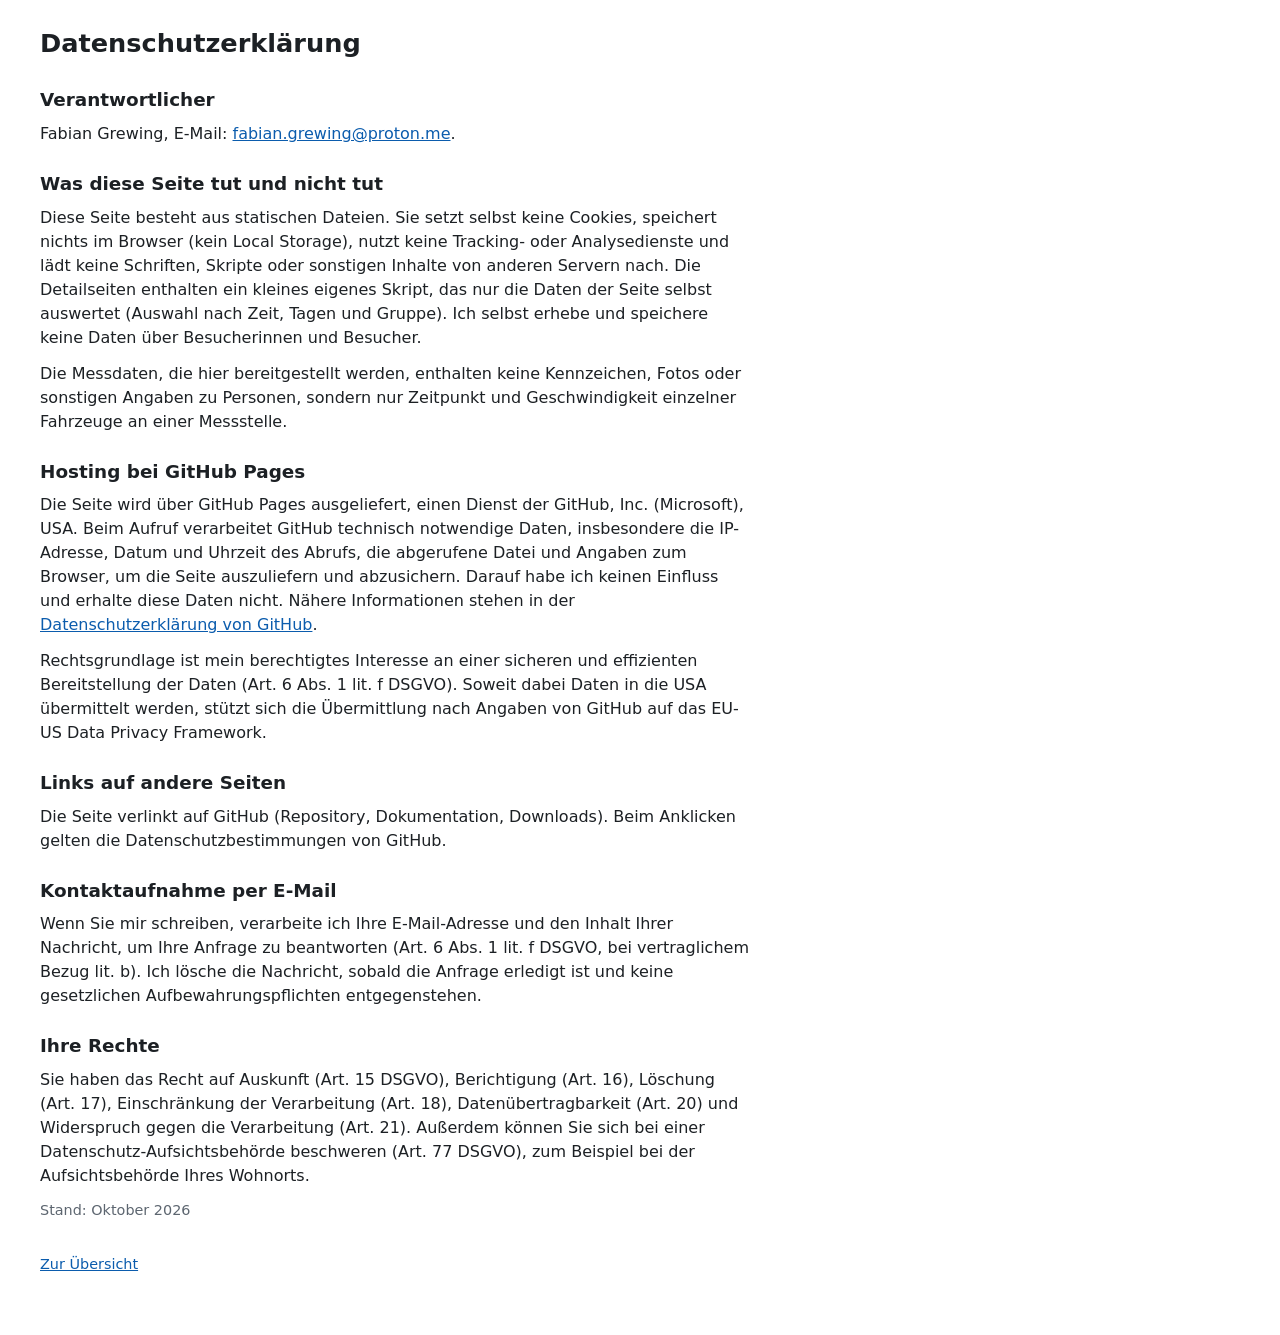
<file: site/datenschutz.html>
<!doctype html>
<!-- SPDX-License-Identifier: MIT -->
<html lang="de">
<head>
<meta charset="utf-8">
<meta name="viewport" content="width=device-width, initial-scale=1">
<title>Datenschutz – Neuss Dialogdisplays</title>
<link rel="stylesheet" href="style.css">
</head>
<body>
<main class="text">
  <h1>Datenschutzerklärung</h1>

  <h2>Verantwortlicher</h2>
  <p>
    Fabian Grewing, E-Mail: <a href="mailto:fabian.grewing@proton.me">fabian.grewing@proton.me</a>.
  </p>

  <h2>Was diese Seite tut und nicht tut</h2>
  <p>
    Diese Seite besteht aus statischen Dateien. Sie setzt selbst keine Cookies, speichert nichts im
    Browser (kein Local Storage), nutzt keine Tracking- oder Analysedienste und lädt keine Schriften,
    Skripte oder sonstigen Inhalte von anderen Servern nach. Die Detailseiten enthalten ein kleines eigenes Skript, das nur die Daten der Seite selbst auswertet (Auswahl nach Zeit, Tagen und Gruppe). Ich selbst erhebe und speichere keine
    Daten über Besucherinnen und Besucher.
  </p>
  <p>
    Die Messdaten, die hier bereitgestellt werden, enthalten keine Kennzeichen, Fotos oder sonstigen
    Angaben zu Personen, sondern nur Zeitpunkt und Geschwindigkeit einzelner Fahrzeuge an einer Messstelle.
  </p>

  <h2>Hosting bei GitHub Pages</h2>
  <p>
    Die Seite wird über GitHub Pages ausgeliefert, einen Dienst der GitHub, Inc. (Microsoft), USA.
    Beim Aufruf verarbeitet GitHub technisch notwendige Daten, insbesondere die IP-Adresse, Datum und
    Uhrzeit des Abrufs, die abgerufene Datei und Angaben zum Browser, um die Seite auszuliefern und
    abzusichern. Darauf habe ich keinen Einfluss und erhalte diese Daten nicht. Nähere Informationen
    stehen in der
    <a href="https://docs.github.com/de/site-policy/privacy-policies/github-general-privacy-statement">Datenschutzerklärung von GitHub</a>.
  </p>
  <p>
    Rechtsgrundlage ist mein berechtigtes Interesse an einer sicheren und effizienten Bereitstellung der
    Daten (Art. 6 Abs. 1 lit. f DSGVO). Soweit dabei Daten in die USA übermittelt werden, stützt sich
    die Übermittlung nach Angaben von GitHub auf das EU-US Data Privacy Framework.
  </p>

  <h2>Links auf andere Seiten</h2>
  <p>
    Die Seite verlinkt auf GitHub (Repository, Dokumentation, Downloads). Beim Anklicken gelten die
    Datenschutzbestimmungen von GitHub.
  </p>

  <h2>Kontaktaufnahme per E-Mail</h2>
  <p>
    Wenn Sie mir schreiben, verarbeite ich Ihre E-Mail-Adresse und den Inhalt Ihrer Nachricht, um Ihre
    Anfrage zu beantworten (Art. 6 Abs. 1 lit. f DSGVO, bei vertraglichem Bezug lit. b). Ich lösche die
    Nachricht, sobald die Anfrage erledigt ist und keine gesetzlichen Aufbewahrungspflichten
    entgegenstehen.
  </p>

  <h2>Ihre Rechte</h2>
  <p>
    Sie haben das Recht auf Auskunft (Art. 15 DSGVO), Berichtigung (Art. 16), Löschung (Art. 17),
    Einschränkung der Verarbeitung (Art. 18), Datenübertragbarkeit (Art. 20) und Widerspruch gegen die
    Verarbeitung (Art. 21). Außerdem können Sie sich bei einer Datenschutz-Aufsichtsbehörde beschweren
    (Art. 77 DSGVO), zum Beispiel bei der Aufsichtsbehörde Ihres Wohnorts.
  </p>

  <p class="muted">Stand: Oktober 2026</p>

  <footer class="muted">
    <p><a href="index.html">Zur Übersicht</a></p>
  </footer>
</main>
</body>
</html>
</file>
<file: site/style.css>
/* SPDX-License-Identifier: MIT */
:root {
  --bg: #ffffff; --fg: #1c2024; --muted: #5d6670; --line: #d9dee3;
  --head: #f1f4f6; --link: #0b5cad; --warn: #b45309; --focus: #0b5cad;
  --bad-bg: #f6c9c9; --mid-bg: #fbe9a6;
}
@media (prefers-color-scheme: dark) {
  :root:not([data-theme="light"]) {
    --bg: #14181c; --fg: #e6e9ec; --muted: #9aa4ae; --line: #2b333b;
    --head: #1c2227; --link: #6cb2f2; --warn: #f0a24b; --focus: #6cb2f2;
    --bad-bg: #6b2a2d; --mid-bg: #5e4c14;
  }
}
* { box-sizing: border-box; }
body {
  margin: 0; padding: 24px 16px 48px; background: var(--bg); color: var(--fg);
  font: 16px/1.5 system-ui, -apple-system, "Segoe UI", Roboto, sans-serif;
}
main { max-width: 1200px; margin: 0 auto; }
h1 { font-size: 1.6rem; margin: 0 0 8px; }
p { margin: 0 0 12px; max-width: 70ch; }
a { color: var(--link); }
a:focus-visible, input:focus-visible, th button:focus-visible { outline: 2px solid var(--focus); outline-offset: 2px; }
.links { display: flex; flex-wrap: wrap; gap: 8px 20px; margin: 16px 0 24px; padding: 0; list-style: none; }
.muted { color: var(--muted); font-size: 0.9rem; }
label { display: block; font-weight: 600; margin-bottom: 4px; }
input[type="search"] {
  width: 100%; max-width: 360px; padding: 8px 10px; font: inherit;
  color: var(--fg); background: var(--bg); border: 1px solid var(--line); border-radius: 6px;
}
.tablewrap { overflow-x: auto; margin-top: 16px; border: 1px solid var(--line); border-radius: 6px; }
table { border-collapse: collapse; width: 100%; font-size: 0.9rem; }
th, td { padding: 6px 10px; text-align: left; border-bottom: 1px solid var(--line); white-space: nowrap; }
td.num, th.num { text-align: right; font-variant-numeric: tabular-nums; }
thead th { background: var(--head); position: sticky; top: 0; }
th button { all: unset; cursor: pointer; font-weight: 600; }
th button::after { content: " ↕"; color: var(--muted); }
th[aria-sort="ascending"] button::after { content: " ↑"; color: var(--fg); }
th[aria-sort="descending"] button::after { content: " ↓"; color: var(--fg); }
tbody tr:last-child td { border-bottom: 0; }
td.bad { background: var(--bad-bg); }
td.mid { background: var(--mid-bg); }
.warn { color: var(--warn); cursor: help; }
#status { margin-top: 16px; }

/* Fusszeile und Textseiten (Impressum, Datenschutz) */
footer { margin-top: 32px; }
footer a + a { margin-left: 16px; }
.text h2 { font-size: 1.15rem; margin: 24px 0 8px; }
.text ul { margin: 0 0 12px; padding-left: 1.2em; max-width: 70ch; }

/* Auswahl und Filter ueber der Tabelle */
.controls { display: flex; flex-wrap: wrap; gap: 12px 24px; align-items: end; }
select {
  padding: 8px 10px; font: inherit; color: var(--fg); background: var(--bg);
  border: 1px solid var(--line); border-radius: 6px;
}
select:focus-visible { outline: 2px solid var(--focus); outline-offset: 2px; }

/* Detailseiten der Standorte (seiten_bauen.py) */
:root { --ok-bg: #cfe8d5; --ok-fg: #14532d; --mid-fg: #5b4400; --bad-fg: #7f1d1d; }
@media (prefers-color-scheme: dark) {
  :root:not([data-theme="light"]) { --ok-bg: #1f4a2c; --ok-fg: #c8f0d2; --mid-fg: #f6e3a0; --bad-fg: #f8c9c9; }
}
.detail { max-width: 1000px; }
.detail h2 { font-size: 1.3rem; margin: 32px 0 8px; }
.detail h3 { font-size: 1.1rem; margin: 0 0 8px; }
.detail h4 { font-size: 1rem; margin: 20px 0 6px; }
.detail h5 { font-size: 0.95rem; margin: 12px 0 0; }
.detail td, .detail th { white-space: normal; }
.detail td.num, .detail th.num { white-space: nowrap; }
.detail th[scope="row"] { font-weight: 600; }
.detail caption { text-align: left; padding: 6px 10px; }
.badge { display: inline-block; padding: 1px 9px; border-radius: 999px; font-size: 0.85rem; font-weight: 600; }
.badge.ok { background: var(--ok-bg); color: var(--ok-fg); }
.badge.mid { background: var(--mid-bg); color: var(--mid-fg); }
.badge.bad { background: var(--bad-bg); color: var(--bad-fg); }
.card { border: 1px solid var(--line); border-radius: 8px; padding: 4px 16px 8px; margin: 12px 0; }
.card h4 { margin-top: 12px; }
blockquote.verw { margin: 8px 0; padding: 2px 16px; border-left: 4px solid var(--line); background: var(--head); }
blockquote.verw p { margin: 8px 0; }
dl.facts { display: grid; grid-template-columns: max-content 1fr; gap: 2px 20px; margin: 8px 0 12px; }
dl.facts dt { color: var(--muted); }
dl.facts dd { margin: 0; }
.messung { border-top: 1px solid var(--line); margin-top: 28px; padding-top: 12px; }
details summary { cursor: pointer; color: var(--link); }
@media (max-width: 600px) { dl.facts { grid-template-columns: 1fr; } dl.facts dt { margin-top: 6px; } }
.notice { border-left: 4px solid var(--warn); background: var(--head); padding: 8px 14px; margin: 12px 0 20px; max-width: 80ch; }

/* Histogramme (seiten_bauen.py, Inline-SVG) */
:root { --h-ok: #3b82c4; --h-ueber: #d9622b; --h-nachts: #7a3fc4; --h-gitter: #d9dee3; }
@media (prefers-color-scheme: dark) {
  :root:not([data-theme="light"]) { --h-ok: #6cb2f2; --h-ueber: #f0925b; --h-nachts: #c39bf2; --h-gitter: #2b333b; }
}
figure.histfig { margin: 8px 0 12px; max-width: 760px; }
figure.histfig figcaption { margin-top: 4px; }
svg.hist { width: 100%; height: auto; display: block; }
svg.hist .hist-text { fill: var(--muted); font-size: 12px; font-family: inherit; }
svg.hist .hist-gitter { stroke: var(--h-gitter); stroke-width: 1; }
svg.hist .hist-ok { fill: var(--h-ok); }
svg.hist .hist-ueber { fill: var(--h-ueber); }
svg.hist .hist-limit, svg.hist .hist-v85 { stroke: var(--fg); stroke-width: 1.2; }
svg.hist .hist-limit { stroke-dasharray: 5 3; }
svg.hist .hist-v85 { stroke-dasharray: 1 3; }
svg.hist .hist-limit-text, svg.hist .hist-v85-text { fill: var(--fg); }
svg.hist .hist-linie { fill: none; stroke-width: 2; stroke-linejoin: round; }
svg.hist .hist-grau { fill: var(--muted); fill-opacity: 0.32; }
svg.hist .hist-modell { fill: none; stroke: var(--fg); stroke-width: 1.8; stroke-linejoin: round; }
svg.hist .hist-modell-links { fill: none; stroke: var(--fg); stroke-width: 1.5; stroke-dasharray: 5 4; stroke-linejoin: round; opacity: 0.75; }
svg.hist .rausch-alle { fill: var(--h-gitter); }
svg.hist .rausch-rot { fill: var(--h-ueber); }

/* Lageskizze der Messstelle (seiten_bauen.py: karte_svg) */
svg.karte { max-width: 480px; }
svg.karte .karte-rahmen { fill: none; stroke: var(--line); }
svg.karte .karte-haus { fill: var(--muted); fill-opacity: 0.45; }
svg.karte .karte-eigene { fill: var(--fg); fill-opacity: 0.85; }
svg.karte .karte-kreis { fill: var(--h-ueber); fill-opacity: 0.12; stroke: var(--h-ueber); stroke-width: 1.5; stroke-dasharray: 6 4; }
svg.karte .karte-mitte { fill: none; stroke: var(--h-ueber); stroke-width: 2; }

/* Reiter der Standortseiten (seite.js) */
.reiter { display: flex; flex-wrap: wrap; gap: 4px; border-bottom: 2px solid var(--line); margin: 18px 0 0; }
.reiter button { font: inherit; border: 1px solid var(--line); border-bottom: none; background: var(--head); color: var(--fg); padding: 6px 12px; border-radius: 6px 6px 0 0; cursor: pointer; }
.reiter button[aria-selected="true"] { background: var(--bg); border-color: var(--link); color: var(--link); font-weight: 600; }
.reiter button:focus-visible { outline: 2px solid var(--focus); outline-offset: 2px; }
.reiter-inhalt { padding-top: 6px; }
.reiter-inhalt > h2 { margin-top: 18px; }
.messwahl select { max-width: 100%; }
details.abschnitt { margin: 8px 0; }
.abschnitt-titel { margin-bottom: 0; }

/* Einschwingen (seiten_bauen.py: einschwingen_svg): Mittel, V85, V95 mit spaeterem Stand und Band */
:root { --es-1: #3b82c4; --es-2: #d9622b; --es-3: #7a3fc4; }
@media (prefers-color-scheme: dark) {
  :root:not([data-theme="light"]) { --es-1: #5c9ad6; --es-2: #d96a2e; --es-3: #7e5ad1; }
}
svg.hist .es-mittel { --es: var(--es-1); } svg.hist .es-v85 { --es: var(--es-2); } svg.hist .es-v95 { --es: var(--es-3); }
svg.hist .es-linie { fill: none; stroke: var(--es); stroke-width: 2; stroke-linejoin: round; }
svg.hist .es-punkt { fill: var(--es); stroke: var(--bg); stroke-width: 1.5; }
svg.hist .es-stand { stroke: var(--es); stroke-width: 1.2; stroke-dasharray: 5 4; opacity: 0.8; }
svg.hist .es-band { fill: var(--es); fill-opacity: 0.1; }
svg.hist .es-bezug { fill: var(--fg); fill-opacity: 0.04; }
svg.hist .es-name { fill: var(--fg); font-weight: 600; }

/* Verhaltensgruppen: Linien und Marken (seiten_bauen.py: vg_profil_svg) */
:root { --vg-1: #3b82c4; --vg-2: #d9622b; --vg-3: #2f9e5b; --vg-4: #7a3fc4; --vg-5: #8a8f96; }
@media (prefers-color-scheme: dark) {
  :root:not([data-theme="light"]) { --vg-1: #6cb2f2; --vg-2: #f0925b; --vg-3: #5fd08f; --vg-4: #c39bf2; --vg-5: #b5bcc4; }
}
svg.hist .vg-1 { stroke: var(--vg-1); } svg.hist .vg-2 { stroke: var(--vg-2); } svg.hist .vg-3 { stroke: var(--vg-3); }
svg.hist .vg-4 { stroke: var(--vg-4); } svg.hist .vg-5 { stroke: var(--vg-5); }
.vg-marke { display: inline-block; width: 14px; height: 4px; margin-right: 6px; vertical-align: middle; border-radius: 2px; }
.vg-marke.vg-1 { background: var(--vg-1); } .vg-marke.vg-2 { background: var(--vg-2); } .vg-marke.vg-3 { background: var(--vg-3); }
.vg-marke.vg-4 { background: var(--vg-4); } .vg-marke.vg-5 { background: var(--vg-5); }
.vg-gesichert th, .vg-gesichert td { font-weight: 600; }
.vg-stadtgruppe { margin-top: 2rem; }
/* Labor-Modus (site/labor.js): Forschungsstand nur mit ?labor sichtbar */
html:not(.labor) .labor { display: none !important; }
html.labor .kein-labor { display: none; }
/* V85 nach den Stufen der Verwaltung (seiten_bauen.py: klasse_v85) */
:root { --v85-gelb: #fdf0a6; --v85-orange: #f7c27d; --v85-rot: #f1a3a3; }
@media (prefers-color-scheme: dark) {
  :root:not([data-theme="light"]) { --v85-gelb: #5a4a12; --v85-orange: #6f4515; --v85-rot: #7d2c30; }
}
td.v85-gelb { background: var(--v85-gelb); }
td.v85-orange { background: var(--v85-orange); }
td.v85-rot { background: var(--v85-rot); font-weight: 600; }

/* Übersichtsseite: das Wichtige ohne seitliches Scrollen (site/index.html) */
.intro { max-width: 110ch; }
.controls .check { align-self: end; }
.legende { font-size: 0.85rem; max-width: none; margin: 8px 0; }
.legende span { padding: 1px 6px; border-radius: 3px; }
.legende .v85-gelb { background: var(--v85-gelb); }
.legende .v85-orange { background: var(--v85-orange); }
.legende .v85-rot { background: var(--v85-rot); }
.legende .mid { background: var(--mid-bg); }
.legende .bad { background: var(--bad-bg); }
.legende .warn { padding: 0; }
table.uebersicht td.wrap { white-space: normal; }
table.uebersicht th.num { white-space: nowrap; }
table.uebersicht td.wrap { min-width: 12em; max-width: 26em; }
table.uebersicht td small { display: block; color: var(--muted); font-size: 0.8rem; }
table.uebersicht .stark { font-weight: 700; font-size: 1rem; }
table.uebersicht .stark small { font-weight: 400; }
details.info, details#hinweise { margin: 16px 0; max-width: 90ch; }
details summary { cursor: pointer; font-weight: 600; }
@media (max-width: 800px) { table.uebersicht { font-size: 0.8rem; } table.uebersicht th, table.uebersicht td { padding: 5px 6px; } }
table.uebersicht tr.unbrauchbar td { background: none !important; color: var(--muted); font-weight: 400; opacity: 0.6; }
table.uebersicht tr.unbrauchbar td.stark { font-size: inherit; }
table.uebersicht td small.kaputt { color: var(--fg); font-weight: 600; opacity: 1; }
.legende .grau { opacity: 0.6; text-decoration: underline dotted; }
</file>
